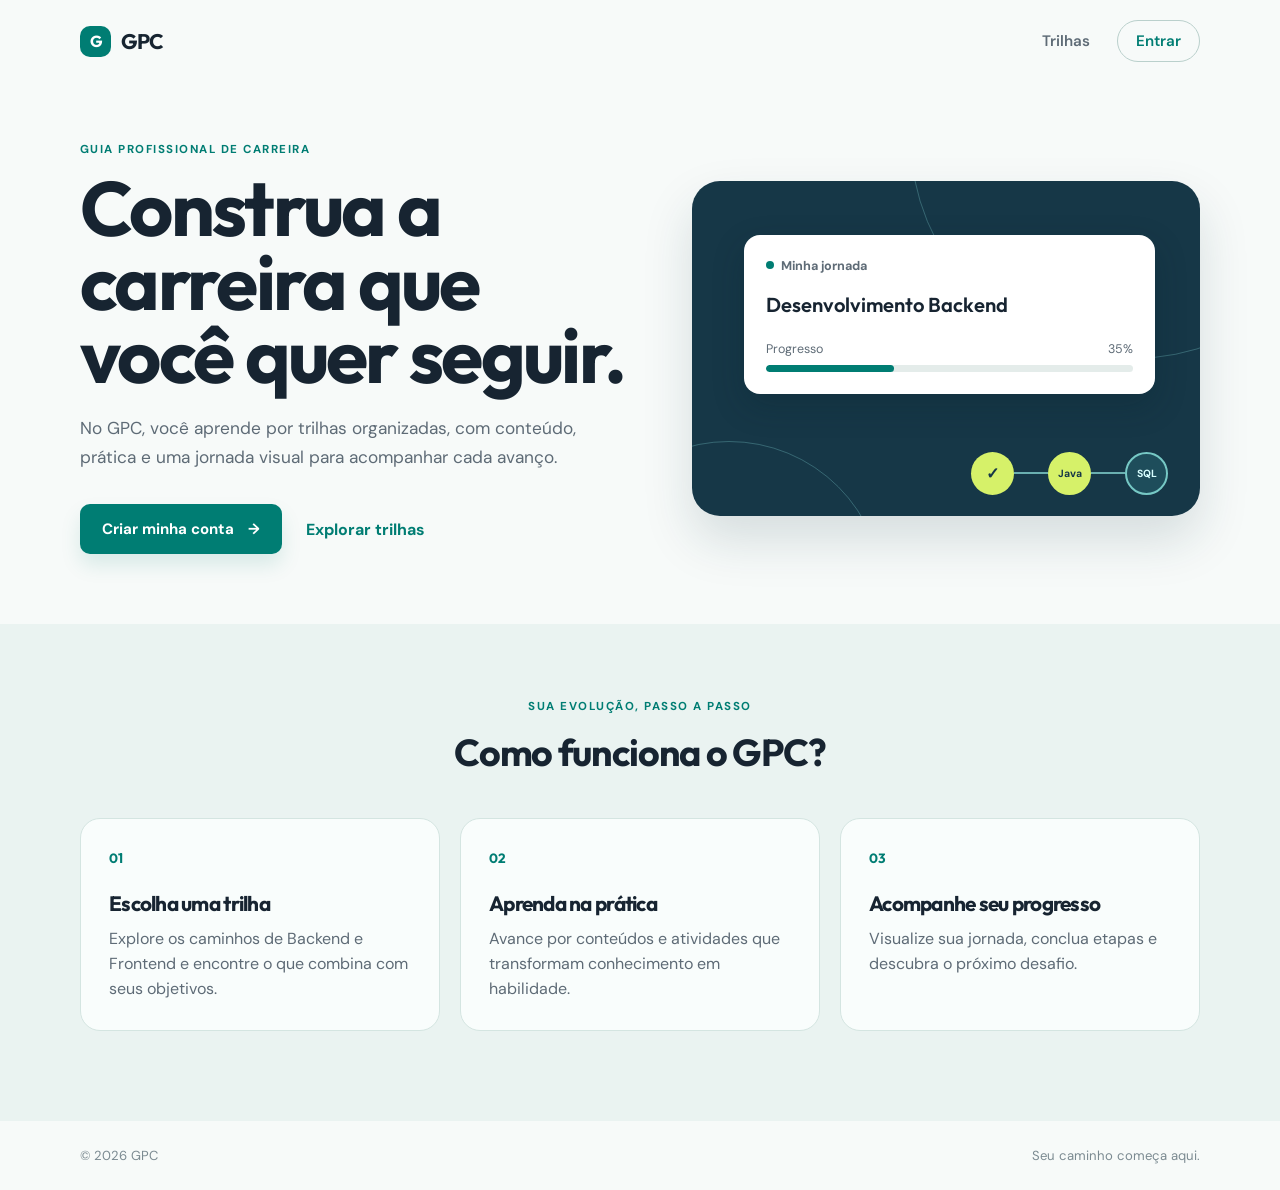
<file: frontend/index.html>
<!DOCTYPE html>
<html lang="pt-BR">
<head>
  <meta charset="UTF-8">
  <meta name="viewport" content="width=device-width, initial-scale=1.0">
  <meta name="description" content="GPC — Guia Profissional de Carreira.">
  <title>GPC | Guia Profissional de Carreira</title>
  <link rel="preconnect" href="https://fonts.googleapis.com">
  <link rel="preconnect" href="https://fonts.gstatic.com" crossorigin>
  <link href="https://fonts.googleapis.com/css2?family=DM+Sans:wght@400;500;600;700&family=Outfit:wght@500;600;700;800&display=swap" rel="stylesheet">
  <link rel="stylesheet" href="css/style.css">
</head>
<body>
  <header class="topbar container">
    <a class="brand" href="index.html" aria-label="Página inicial do GPC">
      <span class="brand-mark">G</span>
      <span>GPC</span>
    </a>
    <nav class="main-nav" aria-label="Navegação principal">
      <a href="trilhas.html">Trilhas</a>
      <a class="nav-login" href="login.html">Entrar</a>
    </nav>
  </header>

  <main>
    <section class="hero container">
      <div class="hero-copy">
        <p class="eyebrow">GUIA PROFISSIONAL DE CARREIRA</p>
        <h1>Construa a carreira que você quer seguir.</h1>
        <p class="hero-text">No GPC, você aprende por trilhas organizadas, com conteúdo, prática e uma jornada visual para acompanhar cada avanço.</p>
        <div class="hero-actions">
          <a class="button button-primary" href="cadastro.html">Criar minha conta <span aria-hidden="true">→</span></a>
          <a class="text-link" href="trilhas.html">Explorar trilhas</a>
        </div>
      </div>
      <div class="hero-visual" aria-label="Exemplo de uma trilha de aprendizagem">
        <div class="tree-card tree-card-main">
          <div class="tree-card-top"><span class="status-dot"></span><span>Minha jornada</span></div>
          <strong>Desenvolvimento Backend</strong>
          <div class="progress-label"><span>Progresso</span><span>35%</span></div>
          <div class="progress-bar"><span></span></div>
        </div>
        <div class="tree-path" aria-hidden="true">
          <span class="tree-node completed">✓</span><i></i>
          <span class="tree-node active">Java</span><i></i>
          <span class="tree-node">SQL</span>
        </div>
        <div class="hero-orbit orbit-one"></div>
        <div class="hero-orbit orbit-two"></div>
      </div>
    </section>

    <section class="how-it-works">
      <div class="container">
        <div class="section-heading">
          <p class="eyebrow">SUA EVOLUÇÃO, PASSO A PASSO</p>
          <h2>Como funciona o GPC?</h2>
        </div>
        <div class="steps-grid">
          <article class="step-card"><span class="step-number">01</span><h3>Escolha uma trilha</h3><p>Explore os caminhos de Backend e Frontend e encontre o que combina com seus objetivos.</p></article>
          <article class="step-card"><span class="step-number">02</span><h3>Aprenda na prática</h3><p>Avance por conteúdos e atividades que transformam conhecimento em habilidade.</p></article>
          <article class="step-card"><span class="step-number">03</span><h3>Acompanhe seu progresso</h3><p>Visualize sua jornada, conclua etapas e descubra o próximo desafio.</p></article>
        </div>
      </div>
    </section>
  </main>

  <footer class="site-footer container"><span>© 2026 GPC</span><span>Seu caminho começa aqui.</span></footer>
</body>
</html>
</file>
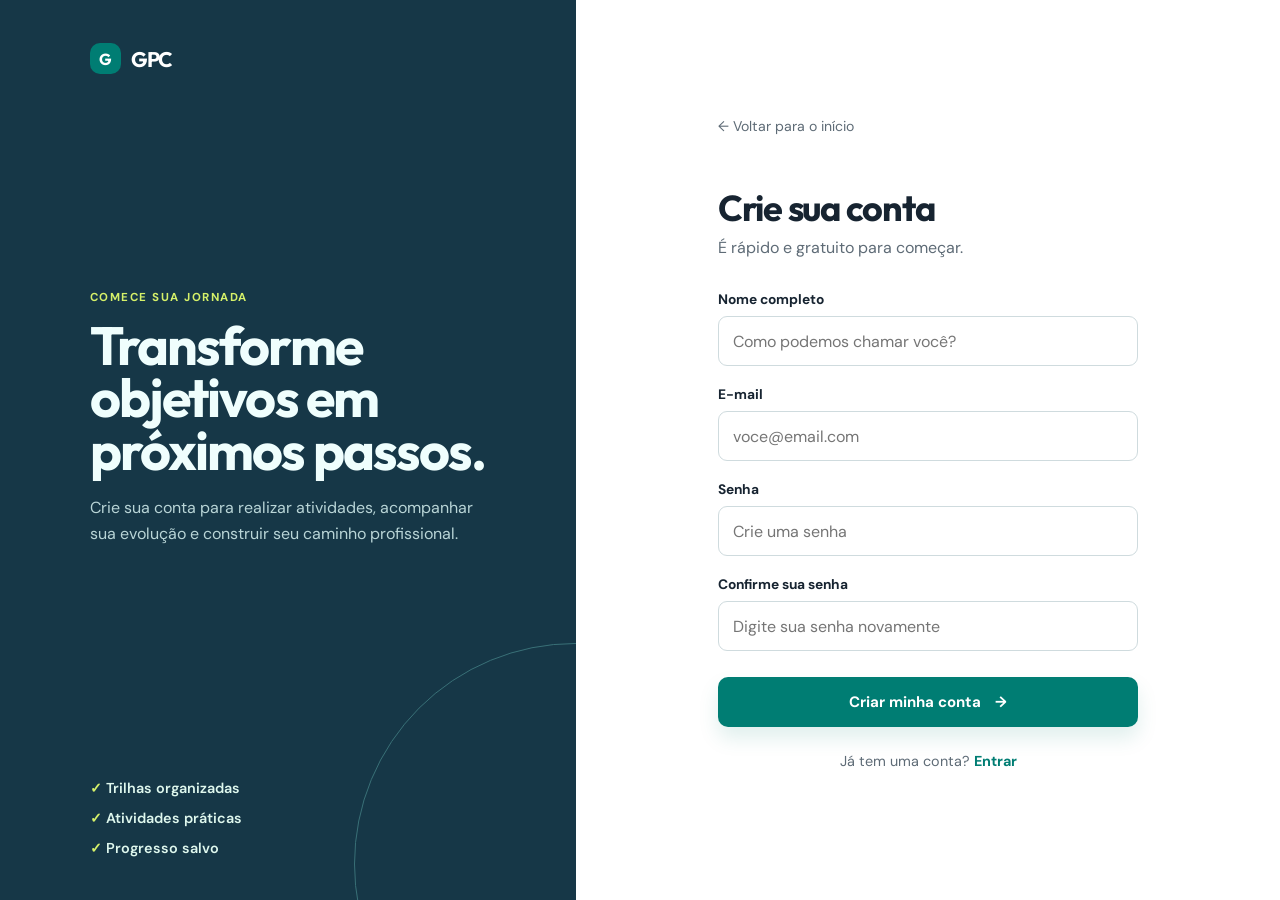
<file: frontend/cadastro.html>
<!DOCTYPE html>
<html lang="pt-BR">
<head>
  <meta charset="UTF-8">
  <meta name="viewport" content="width=device-width, initial-scale=1.0">
  <meta name="description" content="Crie sua conta no GPC.">
  <title>GPC | Criar conta</title>
  <link rel="preconnect" href="https://fonts.googleapis.com">
  <link rel="preconnect" href="https://fonts.gstatic.com" crossorigin>
  <link href="https://fonts.googleapis.com/css2?family=DM+Sans:wght@400;500;600;700&family=Outfit:wght@500;600;700;800&display=swap" rel="stylesheet">
  <link rel="stylesheet" href="css/style.css">
</head>
<body class="account-page">
  <main class="account-layout">
    <section class="account-aside signup-aside">
      <a class="brand brand-light" href="index.html"><span class="brand-mark">G</span><span>GPC</span></a>
      <div><p class="eyebrow light-eyebrow">COMECE SUA JORNADA</p><h1>Transforme objetivos em próximos passos.</h1><p>Crie sua conta para realizar atividades, acompanhar sua evolução e construir seu caminho profissional.</p></div>
      <div class="aside-points"><span>✓ Trilhas organizadas</span><span>✓ Atividades práticas</span><span>✓ Progresso salvo</span></div>
    </section>
    <section class="account-form-wrap">
      <div class="account-form-container">
        <a class="back-link" href="index.html">← Voltar para o início</a>
        <div class="form-heading"><h2>Crie sua conta</h2><p>É rápido e gratuito para começar.</p></div>
        <form action="#" method="post">
          <label for="nome">Nome completo</label><input id="nome" name="nome" type="text" placeholder="Como podemos chamar você?" required>
          <label for="email">E-mail</label><input id="email" name="email" type="email" placeholder="voce@email.com" required>
          <label for="senha">Senha</label><input id="senha" name="senha" type="password" placeholder="Crie uma senha" required>
          <label for="confirmacao-senha">Confirme sua senha</label><input id="confirmacao-senha" name="confirmacao-senha" type="password" placeholder="Digite sua senha novamente" required>
          <button class="button button-primary form-button" type="submit">Criar minha conta <span aria-hidden="true">→</span></button>
        </form>
        <p class="form-switch">Já tem uma conta? <a href="login.html">Entrar</a></p>
      </div>
    </section>
  </main>
</body>
</html>
</file>
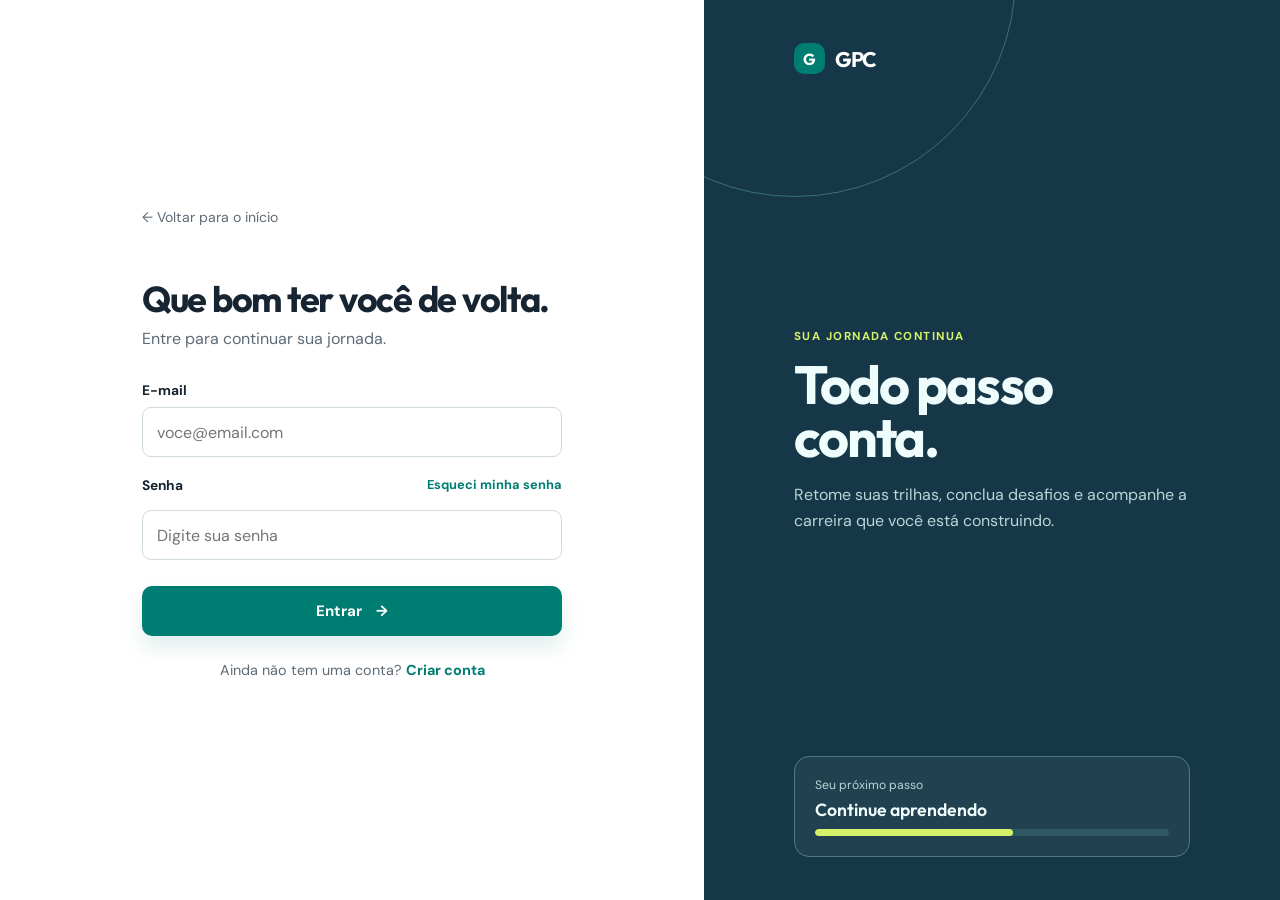
<file: frontend/login.html>
<!DOCTYPE html>
<html lang="pt-BR">
<head>
  <meta charset="UTF-8">
  <meta name="viewport" content="width=device-width, initial-scale=1.0">
  <meta name="description" content="Entre na sua conta GPC.">
  <title>GPC | Entrar</title>
  <link rel="preconnect" href="https://fonts.googleapis.com">
  <link rel="preconnect" href="https://fonts.gstatic.com" crossorigin>
  <link href="https://fonts.googleapis.com/css2?family=DM+Sans:wght@400;500;600;700&family=Outfit:wght@500;600;700;800&display=swap" rel="stylesheet">
  <link rel="stylesheet" href="css/style.css">
</head>
<body class="account-page">
  <main class="account-layout account-layout-login">
    <section class="account-form-wrap">
      <div class="account-form-container">
        <a class="back-link" href="index.html">← Voltar para o início</a>
        <a class="brand mobile-brand" href="index.html"><span class="brand-mark">G</span><span>GPC</span></a>
        <div class="form-heading"><h2>Que bom ter você de volta.</h2><p>Entre para continuar sua jornada.</p></div>
        <form action="#" method="post">
          <label for="email">E-mail</label><input id="email" name="email" type="email" placeholder="voce@email.com" required>
          <div class="label-row"><label for="senha">Senha</label><a href="#">Esqueci minha senha</a></div><input id="senha" name="senha" type="password" placeholder="Digite sua senha" required>
          <button class="button button-primary form-button" type="submit">Entrar <span aria-hidden="true">→</span></button>
        </form>
        <p class="form-switch">Ainda não tem uma conta? <a href="cadastro.html">Criar conta</a></p>
      </div>
    </section>
    <section class="account-aside login-aside">
      <a class="brand brand-light desktop-brand" href="index.html"><span class="brand-mark">G</span><span>GPC</span></a>
      <div class="login-aside-copy"><p class="eyebrow light-eyebrow">SUA JORNADA CONTINUA</p><h1>Todo passo conta.</h1><p>Retome suas trilhas, conclua desafios e acompanhe a carreira que você está construindo.</p></div>
      <div class="mini-progress-card"><span>Seu próximo passo</span><strong>Continue aprendendo</strong><div class="progress-bar"><span></span></div></div>
    </section>
  </main>
</body>
</html>
</file>
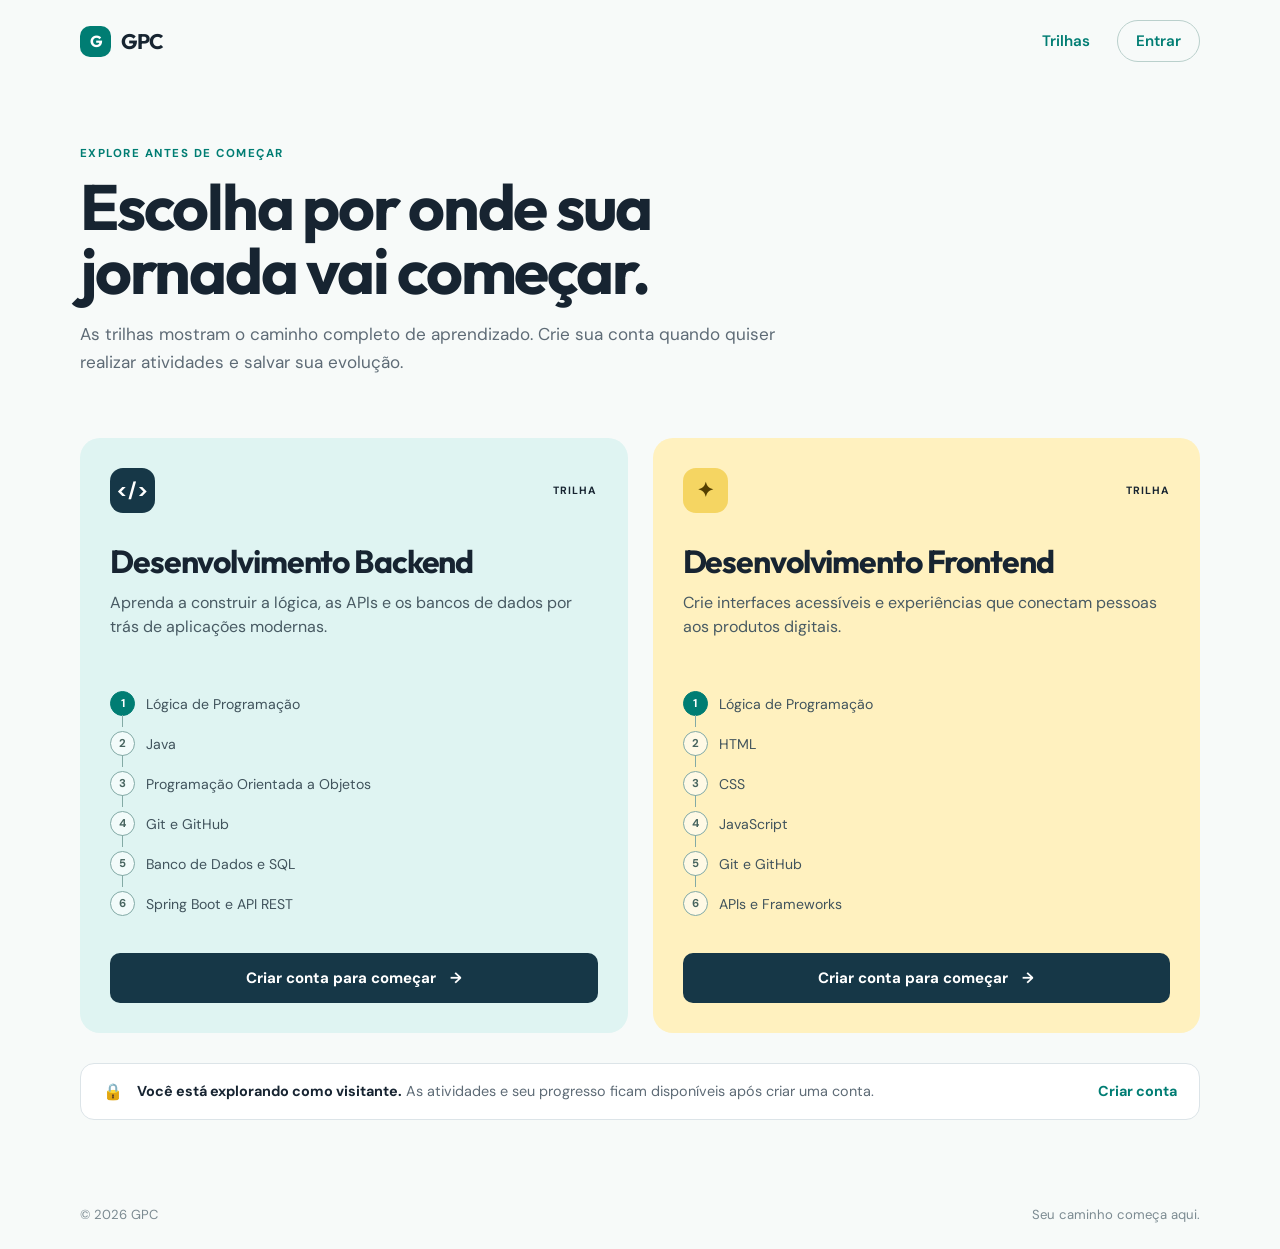
<file: frontend/trilhas.html>
<!DOCTYPE html>
<html lang="pt-BR">
<head>
  <meta charset="UTF-8">
  <meta name="viewport" content="width=device-width, initial-scale=1.0">
  <meta name="description" content="Explore as trilhas de aprendizagem do GPC.">
  <title>GPC | Trilhas</title>
  <link rel="preconnect" href="https://fonts.googleapis.com">
  <link rel="preconnect" href="https://fonts.gstatic.com" crossorigin>
  <link href="https://fonts.googleapis.com/css2?family=DM+Sans:wght@400;500;600;700&family=Outfit:wght@500;600;700;800&display=swap" rel="stylesheet">
  <link rel="stylesheet" href="css/style.css">
</head>
<body>
  <header class="topbar container">
    <a class="brand" href="index.html" aria-label="Página inicial do GPC"><span class="brand-mark">G</span><span>GPC</span></a>
    <nav class="main-nav" aria-label="Navegação principal"><a class="is-active" href="trilhas.html">Trilhas</a><a class="nav-login" href="login.html">Entrar</a></nav>
  </header>

  <main class="container trails-page">
    <section class="page-intro">
      <p class="eyebrow">EXPLORE ANTES DE COMEÇAR</p>
      <h1>Escolha por onde sua jornada vai começar.</h1>
      <p>As trilhas mostram o caminho completo de aprendizado. Crie sua conta quando quiser realizar atividades e salvar sua evolução.</p>
    </section>

    <section class="trail-grid" aria-label="Trilhas disponíveis">
      <article class="trail-card backend-card">
        <div class="trail-card-header"><span class="track-icon">&lt;/&gt;</span><span class="badge">TRILHA</span></div>
        <h2>Desenvolvimento Backend</h2>
        <p>Aprenda a construir a lógica, as APIs e os bancos de dados por trás de aplicações modernas.</p>
        <ol class="skill-tree">
          <li class="done"><span>1</span> Lógica de Programação</li>
          <li><span>2</span> Java</li>
          <li><span>3</span> Programação Orientada a Objetos</li>
          <li><span>4</span> Git e GitHub</li>
          <li><span>5</span> Banco de Dados e SQL</li>
          <li><span>6</span> Spring Boot e API REST</li>
        </ol>
        <a class="button button-dark" href="cadastro.html">Criar conta para começar <span aria-hidden="true">→</span></a>
      </article>

      <article class="trail-card frontend-card">
        <div class="trail-card-header"><span class="track-icon">✦</span><span class="badge">TRILHA</span></div>
        <h2>Desenvolvimento Frontend</h2>
        <p>Crie interfaces acessíveis e experiências que conectam pessoas aos produtos digitais.</p>
        <ol class="skill-tree">
          <li class="done"><span>1</span> Lógica de Programação</li>
          <li><span>2</span> HTML</li>
          <li><span>3</span> CSS</li>
          <li><span>4</span> JavaScript</li>
          <li><span>5</span> Git e GitHub</li>
          <li><span>6</span> APIs e Frameworks</li>
        </ol>
        <a class="button button-dark" href="cadastro.html">Criar conta para começar <span aria-hidden="true">→</span></a>
      </article>
    </section>
    <aside class="visitor-note"><span aria-hidden="true">🔒</span><p><strong>Você está explorando como visitante.</strong> As atividades e seu progresso ficam disponíveis após criar uma conta.</p><a href="cadastro.html">Criar conta</a></aside>
  </main>

  <footer class="site-footer container"><span>© 2026 GPC</span><span>Seu caminho começa aqui.</span></footer>
</body>
</html>
</file>
<file: frontend/css/style.css>
:root { --ink:#172431; --muted:#5e6b76; --line:#dce4e8; --paper:#f7faf9; --white:#fff; --teal:#007d73; --teal-dark:#00665f; --navy:#163747; --lime:#d6f169; --blue-card:#dff4f2; --yellow-card:#fff1bf; --radius:20px; }
* { box-sizing:border-box; }
html { scroll-behavior:smooth; }
body { margin:0; color:var(--ink); background:var(--paper); font-family:"DM Sans",sans-serif; }
a { color:inherit; text-decoration:none; }
h1,h2,h3,p { margin-top:0; }
h1,h2,h3 { font-family:Outfit,sans-serif; letter-spacing:-.035em; }
.container { width:min(1120px, calc(100% - 48px)); margin-inline:auto; }
.topbar { min-height:82px; display:flex; align-items:center; justify-content:space-between; }
.brand { display:inline-flex; align-items:center; gap:10px; font:700 1.32rem Outfit,sans-serif; letter-spacing:-.05em; }
.brand-mark { display:grid; place-items:center; width:31px; height:31px; border-radius:10px; color:#fff; background:var(--teal); font-size:1rem; }
.main-nav { display:flex; align-items:center; gap:27px; font-size:.95rem; font-weight:600; }
.main-nav a:not(.nav-login) { color:var(--muted); }
.main-nav a.is-active,.main-nav a:hover { color:var(--teal); }
.nav-login { padding:10px 18px; border:1px solid #bad0cc; border-radius:99px; color:var(--teal); }
.hero { display:grid; grid-template-columns:1.05fr .95fr; align-items:center; min-height:525px; gap:50px; padding-block:60px 70px; }
.eyebrow { margin-bottom:14px; color:var(--teal); font-size:.72rem; font-weight:700; letter-spacing:.13em; }
.hero h1 { max-width:570px; margin-bottom:22px; font-size:clamp(2.9rem,6vw,5rem); line-height:.96; }
.hero-text { max-width:510px; color:var(--muted); font-size:1.08rem; line-height:1.65; }
.hero-actions { display:flex; align-items:center; gap:24px; margin-top:33px; }
.button { display:inline-flex; align-items:center; justify-content:center; gap:14px; min-height:50px; padding:0 22px; border:0; border-radius:10px; font:700 .94rem "DM Sans",sans-serif; cursor:pointer; transition:transform .2s, background .2s; }
.button:hover { transform:translateY(-2px); }
.button-primary { color:#fff; background:var(--teal); box-shadow:0 11px 20px #007d7320; }
.button-primary:hover { background:var(--teal-dark); }
.text-link { color:var(--teal); font-weight:700; }
.hero-visual { position:relative; min-height:335px; overflow:hidden; border-radius:28px; background:var(--navy); box-shadow:0 24px 50px #16374725; }
.tree-card { position:absolute; z-index:2; padding:22px; border-radius:16px; background:#fff; box-shadow:0 12px 32px #0a202a3d; }
.tree-card-main { top:54px; left:52px; right:45px; }
.tree-card-top { display:flex; align-items:center; gap:7px; margin-bottom:18px; color:var(--muted); font-size:.79rem; font-weight:700; }
.status-dot { width:8px; height:8px; border-radius:50%; background:var(--teal); }
.tree-card strong { font:600 1.26rem Outfit,sans-serif; }
.progress-label { display:flex; justify-content:space-between; margin-top:24px; color:var(--muted); font-size:.78rem; }
.progress-bar { overflow:hidden; height:7px; margin-top:8px; border-radius:99px; background:#e4ecea; }
.progress-bar span { display:block; width:35%; height:100%; border-radius:inherit; background:var(--teal); }
.tree-path { position:absolute; z-index:2; right:32px; bottom:21px; display:flex; align-items:center; }
.tree-path i { width:34px; height:2px; background:#6aafb0; }
.tree-node { display:grid; place-items:center; width:43px; height:43px; border:2px solid #76c8c5; border-radius:50%; color:#d9ffff; background:#1e4d5b; font-size:.65rem; font-weight:700; }
.tree-node.completed { border:0; color:var(--navy); background:var(--lime); font-size:1rem; }.tree-node.active { border-color:var(--lime); color:var(--navy); background:var(--lime); }
.hero-orbit { position:absolute; border:1px solid #4e8790; border-radius:50%; opacity:.6; }.orbit-one { width:445px; height:445px; top:-267px; right:-155px; }.orbit-two { width:310px; height:310px; bottom:-235px; left:-118px; }
.how-it-works { padding-block:75px 90px; background:#eaf3f1; }.section-heading { text-align:center; }.section-heading h2 { margin-bottom:42px; font-size:2.35rem; }.steps-grid { display:grid; grid-template-columns:repeat(3,1fr); gap:20px; }.step-card { padding:28px; border:1px solid #d4e5e1; border-radius:var(--radius); background:#f9fdfc; }.step-number { color:var(--teal); font:700 .84rem Outfit,sans-serif; }.step-card h3 { margin:22px 0 11px; font-size:1.3rem; }.step-card p { margin:0; color:var(--muted); line-height:1.55; }.site-footer { display:flex; justify-content:space-between; padding-block:26px; color:#7b8a91; font-size:.82rem; }
.trails-page { padding-bottom:60px; }.page-intro { max-width:695px; padding:64px 0 44px; }.page-intro h1 { margin-bottom:17px; font-size:clamp(2.6rem,5vw,4.3rem); line-height:1; }.page-intro > p:last-child { color:var(--muted); font-size:1.07rem; line-height:1.65; }.trail-grid { display:grid; grid-template-columns:repeat(2,1fr); gap:25px; }.trail-card { display:flex; flex-direction:column; min-height:580px; padding:30px; border-radius:var(--radius); }.backend-card { background:var(--blue-card); }.frontend-card { background:var(--yellow-card); }.trail-card-header { display:flex; align-items:center; justify-content:space-between; }.track-icon { display:grid; place-items:center; width:45px; height:45px; border-radius:13px; color:#fff; background:var(--navy); font-size:1.25rem; font-weight:700; }.frontend-card .track-icon { color:#543f00; background:#f5d562; }.badge { font-size:.66rem; font-weight:700; letter-spacing:.1em; }.trail-card h2 { margin:28px 0 10px; font-size:2rem; }.trail-card > p { min-height:55px; color:#485a63; line-height:1.55; }.skill-tree { margin:22px 0 29px; padding:0; list-style:none; }.skill-tree li { position:relative; display:flex; align-items:center; gap:11px; min-height:40px; color:#40535c; font-size:.88rem; }.skill-tree li:not(:last-child)::after { position:absolute; top:31px; left:12px; width:1px; height:12px; background:#83aaa5; content:""; }.skill-tree span { display:grid; place-items:center; width:25px; height:25px; border:1px solid #82aaa6; border-radius:50%; color:#47645f; background:#ffffff99; font-size:.71rem; font-weight:700; }.skill-tree .done span { color:#fff; border-color:var(--teal); background:var(--teal); }.button-dark { width:100%; margin-top:auto; color:#fff; background:var(--navy); }.visitor-note { display:flex; align-items:center; gap:14px; margin-top:30px; padding:17px 22px; border:1px solid var(--line); border-radius:14px; background:#fff; }.visitor-note p { flex:1; margin:0; color:var(--muted); font-size:.9rem; }.visitor-note strong { color:var(--ink); }.visitor-note a { color:var(--teal); font-size:.9rem; font-weight:700; }
.account-page { background:#fff; }.account-layout { display:grid; grid-template-columns:45% 55%; min-height:100vh; }.account-layout-login { grid-template-columns:55% 45%; }.account-aside { position:relative; display:flex; flex-direction:column; justify-content:space-between; padding:43px clamp(34px,7vw,105px); overflow:hidden; color:#effefd; background:var(--navy); }.signup-aside::before,.login-aside::before { position:absolute; width:440px; height:440px; border:1px solid #397077; border-radius:50%; content:""; }.signup-aside::before { right:-220px; bottom:-185px; }.login-aside::before { top:-245px; left:-130px; }.brand-light { position:relative; z-index:1; color:#fff; }.account-aside > div { position:relative; z-index:1; }.light-eyebrow { color:var(--lime); }.account-aside h1 { max-width:470px; margin-bottom:18px; font-size:clamp(2.5rem,4.2vw,4.3rem); line-height:.98; }.account-aside p:not(.eyebrow) { max-width:425px; color:#b9d5d7; line-height:1.65; }.aside-points { display:flex; flex-direction:column; gap:12px; color:#dff8ee; font-size:.9rem; font-weight:600; }.aside-points span::first-letter { color:var(--lime); }.account-form-wrap { display:grid; place-items:center; padding:45px 30px; }.account-form-container { width:min(100%,420px); }.back-link { display:inline-block; margin-bottom:54px; color:var(--muted); font-size:.88rem; }.form-heading h2 { margin-bottom:9px; font-size:2.25rem; line-height:1.08; }.form-heading p { margin-bottom:32px; color:var(--muted); }form { display:flex; flex-direction:column; }label,.label-row { margin-bottom:8px; font-size:.86rem; font-weight:700; }.label-row { display:flex; justify-content:space-between; }.label-row a { color:var(--teal); font-size:.8rem; }input { width:100%; height:50px; margin-bottom:19px; padding:0 14px; border:1px solid #cfdbde; border-radius:9px; outline:0; color:var(--ink); font:inherit; }input:focus { border-color:var(--teal); box-shadow:0 0 0 3px #007d731c; }.form-button { width:100%; margin-top:7px; }.form-switch { margin-top:25px; text-align:center; color:var(--muted); font-size:.9rem; }.form-switch a { color:var(--teal); font-weight:700; }.mini-progress-card { padding:20px; border:1px solid #4f7c82; border-radius:15px; background:#ffffff0d; }.mini-progress-card span { display:block; margin-bottom:5px; color:#b8d5d7; font-size:.76rem; }.mini-progress-card strong { font:600 1.1rem Outfit,sans-serif; }.mini-progress-card .progress-bar { background:#2e5964; }.mini-progress-card .progress-bar span { width:56%; background:var(--lime); }.mobile-brand { display:none; }.login-aside-copy { margin-block:auto; }.desktop-brand { margin-bottom:50px; }
@media (max-width:760px) { .container { width:min(100% - 34px, 600px); }.topbar { min-height:70px; }.hero,.trail-grid,.steps-grid,.account-layout,.account-layout-login { grid-template-columns:1fr; }.hero { gap:24px; min-height:auto; padding-block:45px 55px; }.hero h1 { font-size:3rem; }.hero-visual { min-height:300px; }.tree-card-main { top:41px; left:28px; right:28px; }.how-it-works { padding-block:55px; }.section-heading h2 { margin-bottom:28px; }.page-intro { padding-block:44px 35px; }.trail-card { min-height:auto; }.visitor-note { align-items:flex-start; flex-wrap:wrap; }.visitor-note a { margin-left:31px; }.account-aside { min-height:350px; padding:32px 28px; }.account-form-wrap { order:2; padding:34px 25px 55px; }.account-layout-login .account-form-wrap { order:2; }.account-layout-login .account-aside { order:1; }.account-layout-login .account-aside .desktop-brand { display:none; }.account-layout-login .account-aside { min-height:220px; }.login-aside-copy { margin:auto 0; }.mini-progress-card { display:none; }.mobile-brand { display:inline-flex; margin-bottom:32px; }.back-link { margin-bottom:30px; }.account-layout:not(.account-layout-login) .account-aside { order:1; }.account-layout:not(.account-layout-login) .account-form-wrap { order:2; }.site-footer { gap:10px; }.hero-actions { flex-wrap:wrap; gap:17px; } }
</file>
